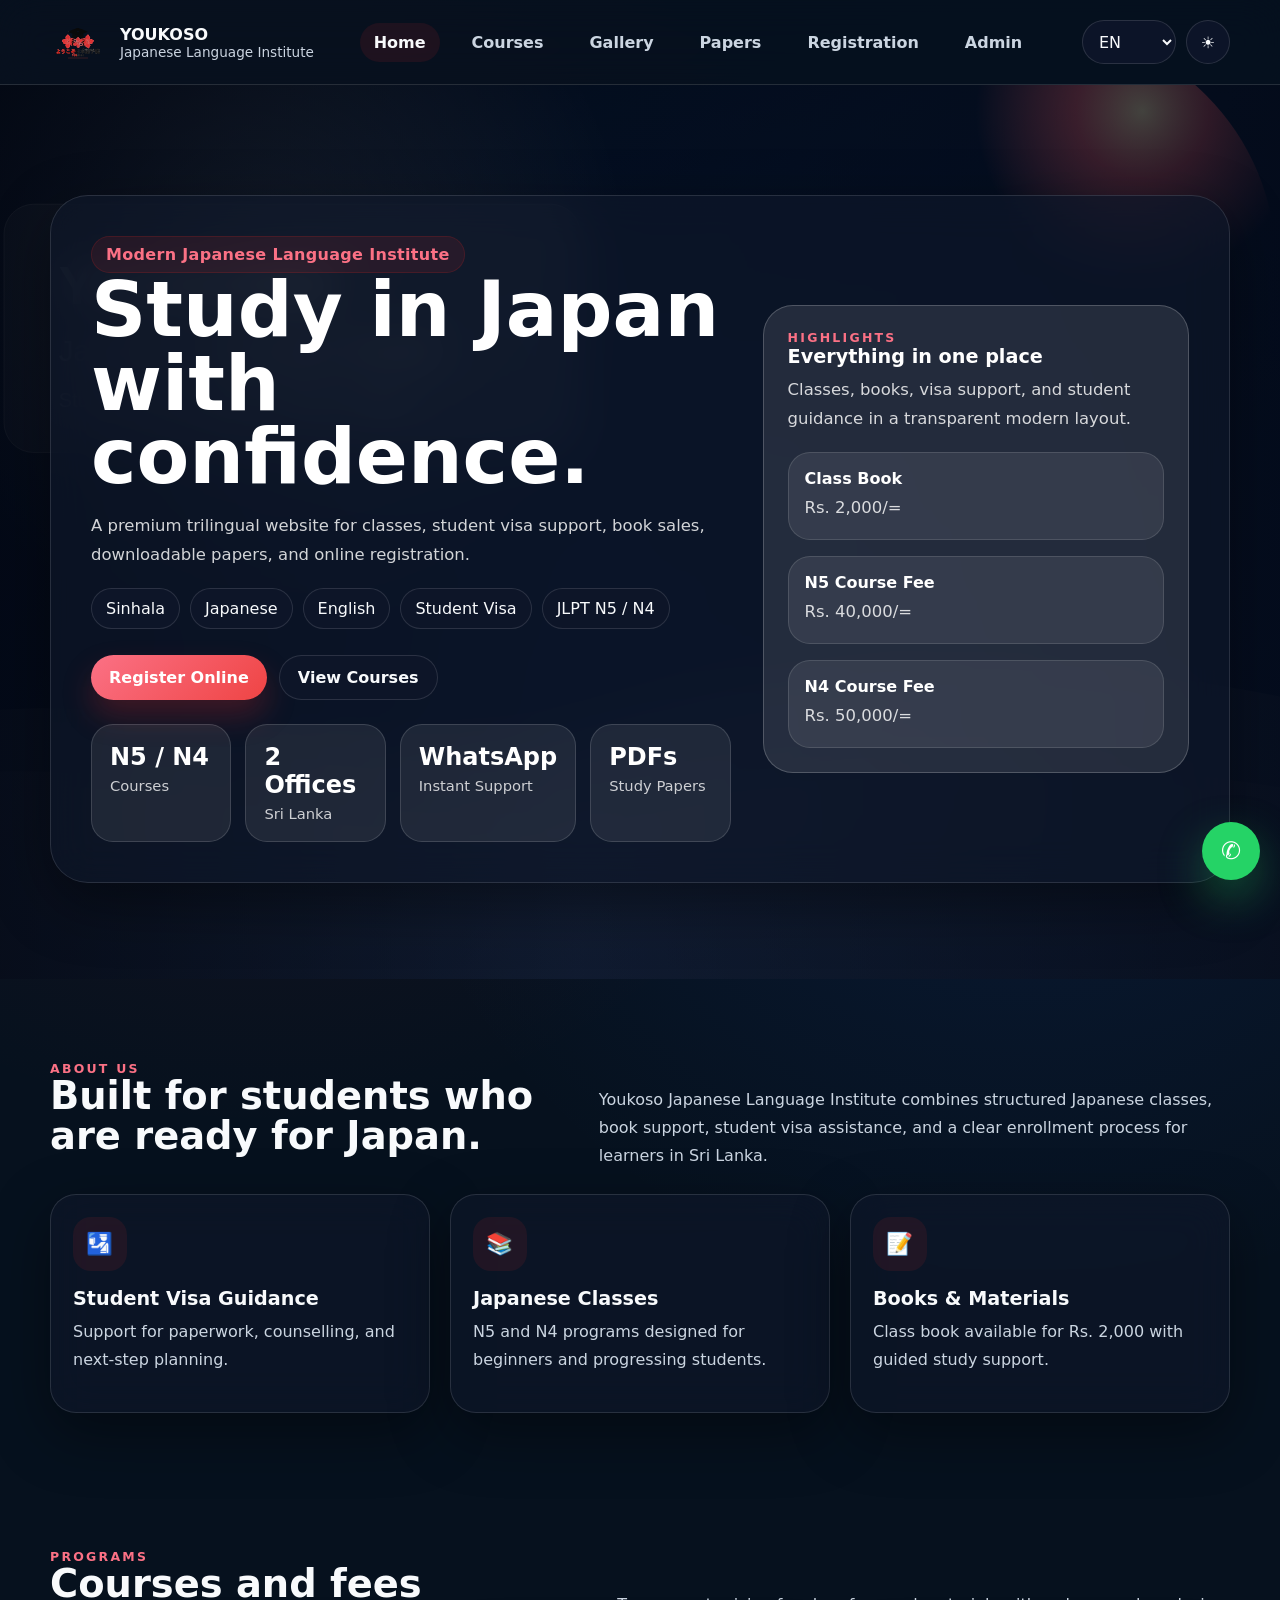
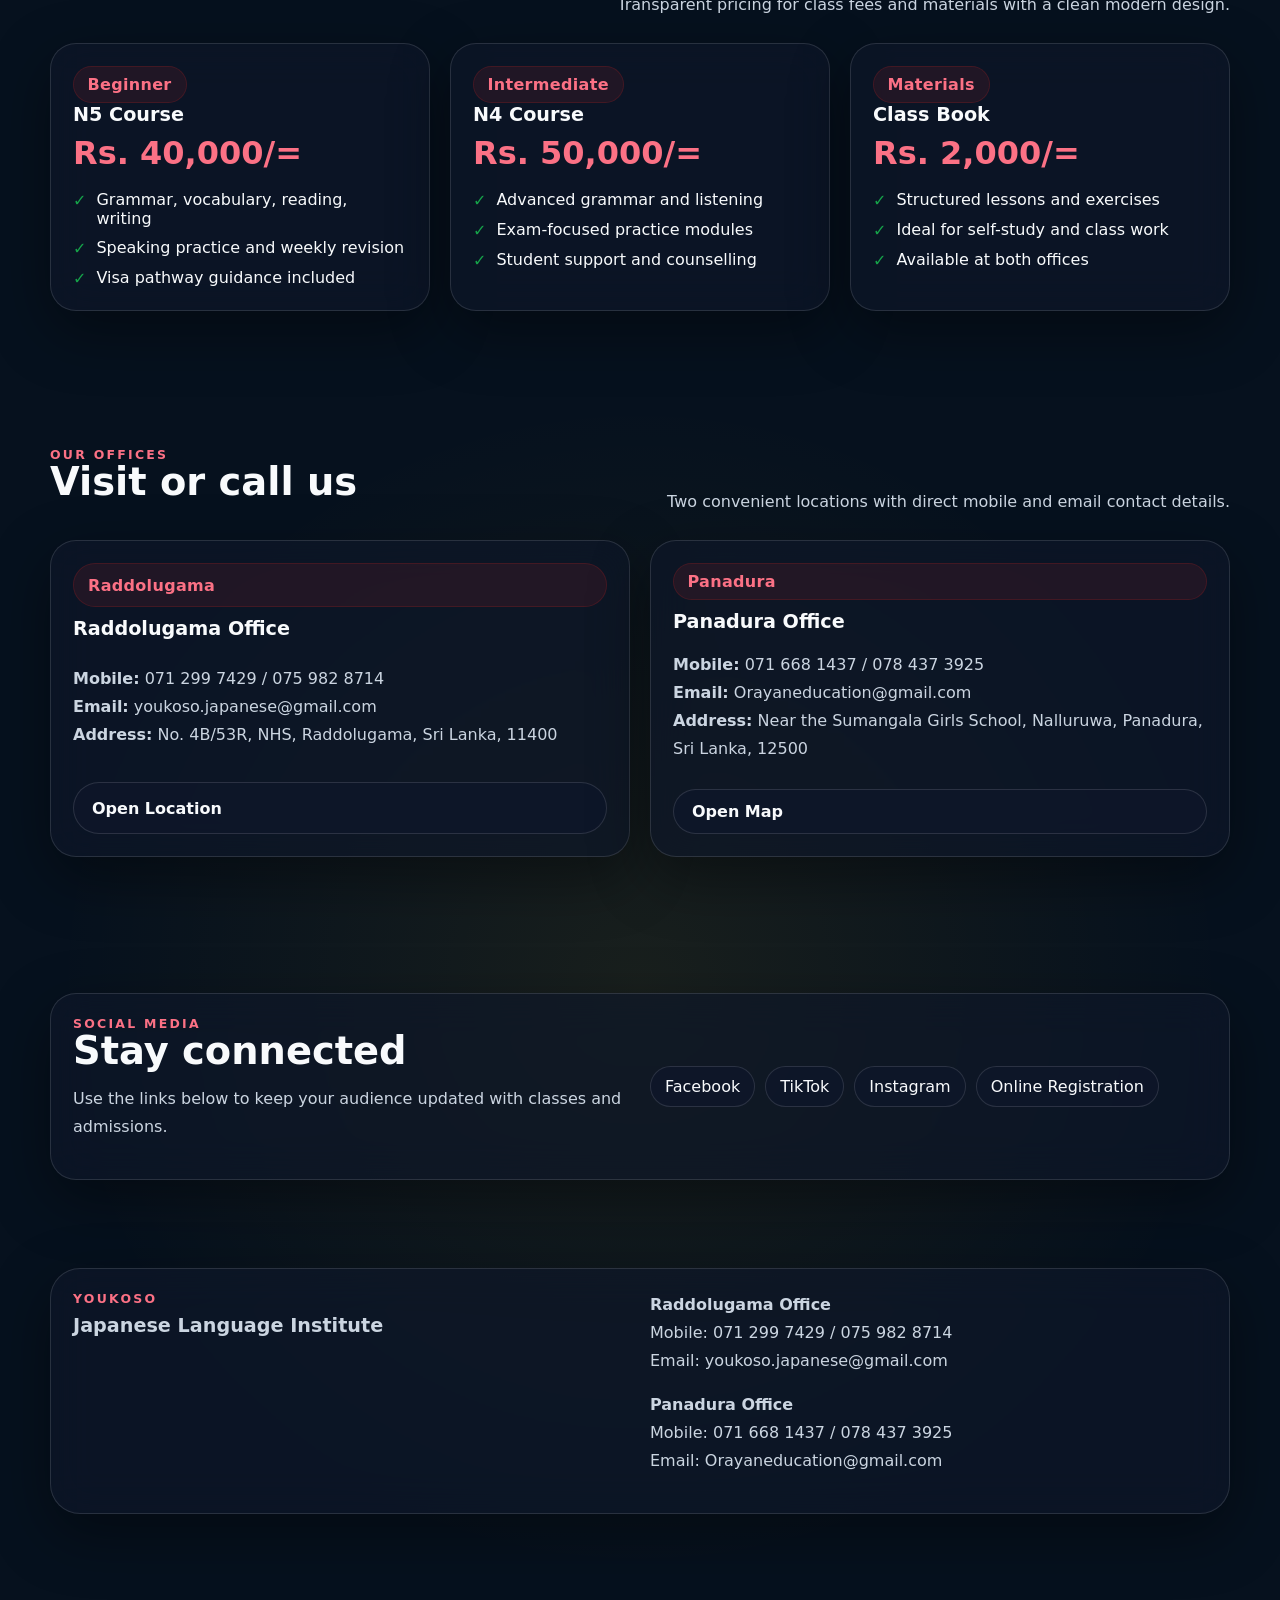
<file: youkoso_japanese_website/index.html>
<!doctype html>
<html lang="en">
<head>
  <meta charset="utf-8">
  <meta name="viewport" content="width=device-width,initial-scale=1">
  <meta name="theme-color" content="#0f172a">
  <title>Youkoso Japanese Language Institute</title>
  <link rel="stylesheet" href="assets/css/style.css">
</head>
<body class="dark" data-page="home">

<header class="topbar">
  <div class="container nav">
    <a class="brand" href="index.html" aria-label="Youkoso home">
      <img src="assets/img/logo-placeholder.svg" alt="Youkoso logo">
      <div>
        <strong>YOUKOSO</strong>
        <span>Japanese Language Institute</span>
      </div>
    </a>
    <button class="icon-btn menu-toggle" id="menuToggle" aria-label="Menu">☰</button>
    <nav class="nav-links" id="navLinks">
      <a href="index.html" data-nav="home" data-i18n="nav_home">Home</a>
      <a href="courses.html" data-nav="courses" data-i18n="nav_courses">Courses</a>
      <a href="gallery.html" data-nav="gallery" data-i18n="nav_gallery">Gallery</a>
      <a href="papers.html" data-nav="papers" data-i18n="nav_papers">Papers</a>
      <a href="registration.html" data-nav="register" data-i18n="nav_register">Registration</a>
      <a href="admin.html" data-nav="admin" data-i18n="nav_admin">Admin</a>
    </nav>
    <div class="nav-actions">
      <select id="langPicker" class="icon-btn" style="width:auto;padding:0 12px;border-radius:999px;">
        <option value="en">EN</option>
        <option value="si">සිං</option>
        <option value="ja">日本語</option>
      </select>
      <button class="icon-btn" id="themeToggle" aria-label="Theme">☾</button>
    </div>
  </div>
</header>
<section class="hero">
  <video autoplay muted loop playsinline poster="assets/img/hero-poster.svg">
    <source src="assets/video/japanese-theme-bg.mp4" type="video/mp4">
  </video>
  <div class="container hero-content">
    <div class="hero-shell">
      <div class="hero-copy" style="padding:40px;">
        <div class="hero-grid">
          <div>
            <div class="badge" data-i18n="hero_kicker">Modern Japanese Language Institute</div>
            <h1 data-i18n="hero_title">Study in Japan with confidence.</h1>
            <p data-i18n="hero_subtitle">A premium trilingual website for classes, student visa support, book sales, downloadable papers, and online registration.</p>
            <div class="hero-badges">
              <span class="tag">Sinhala</span>
              <span class="tag">Japanese</span>
              <span class="tag">English</span>
              <span class="tag">Student Visa</span>
              <span class="tag">JLPT N5 / N4</span>
            </div>
            <div class="hero-actions">
              <a class="button primary" href="registration.html" data-i18n="hero_cta1">Register Online</a>
              <a class="button secondary" href="courses.html" data-i18n="hero_cta2">View Courses</a>
            </div>
            <div class="stats">
              <div class="stat">
                <strong data-i18n="hero_stat1_v">N5 / N4</strong>
                <span data-i18n="hero_stat1_l">Courses</span>
              </div>
              <div class="stat">
                <strong data-i18n="hero_stat2_v">2 Offices</strong>
                <span data-i18n="hero_stat2_l">Sri Lanka</span>
              </div>
              <div class="stat">
                <strong data-i18n="hero_stat3_v">WhatsApp</strong>
                <span data-i18n="hero_stat3_l">Instant Support</span>
              </div>
              <div class="stat">
                <strong data-i18n="hero_stat4_v">PDFs</strong>
                <span data-i18n="hero_stat4_l">Study Papers</span>
              </div>
            </div>
          </div>
          <div class="hero-card">
            <div class="kicker">Highlights</div>
            <h3 data-i18n="hero_card_title">Everything in one place</h3>
            <p data-i18n="hero_card_sub">Classes, books, visa support, and student guidance in a transparent modern layout.</p>
            <div class="hero-tiles">
              <div class="tile">
                <strong>Class Book</strong>
                <p style="margin:6px 0 0;">Rs. 2,000/=</p>
              </div>
              <div class="tile">
                <strong>N5 Course Fee</strong>
                <p style="margin:6px 0 0;">Rs. 40,000/=</p>
              </div>
              <div class="tile">
                <strong>N4 Course Fee</strong>
                <p style="margin:6px 0 0;">Rs. 50,000/=</p>
              </div>
            </div>
          </div>
        </div>
      </div>
    </div>
  </div>
</section>

<section class="section">
  <div class="container">
    <div class="section-title">
      <div>
        <div class="kicker" data-i18n="section_about_k">About Us</div>
        <h2 data-i18n="section_about_t">Built for students who are ready for Japan.</h2>
      </div>
      <p data-i18n="section_about_p">Youkoso Japanese Language Institute combines structured Japanese classes, book support, student visa assistance, and a clear enrollment process for learners in Sri Lanka.</p>
    </div>
    <div class="grid cols-3">
      <div class="card">
        <div class="feature-icon">🛂</div>
        <h3 data-i18n="feature1_t">Student Visa Guidance</h3>
        <p data-i18n="feature1_p">Support for paperwork, counselling, and next-step planning.</p>
      </div>
      <div class="card">
        <div class="feature-icon">📚</div>
        <h3 data-i18n="feature2_t">Japanese Classes</h3>
        <p data-i18n="feature2_p">N5 and N4 programs designed for beginners and progressing students.</p>
      </div>
      <div class="card">
        <div class="feature-icon">📝</div>
        <h3 data-i18n="feature3_t">Books & Materials</h3>
        <p data-i18n="feature3_p">Class book available for Rs. 2,000 with guided study support.</p>
      </div>
    </div>
  </div>
</section>

<section class="section tight">
  <div class="container">
    <div class="section-title">
      <div>
        <div class="kicker">Programs</div>
        <h2>Courses and fees</h2>
      </div>
      <p>Transparent pricing for class fees and materials with a clean modern design.</p>
    </div>
    <div class="grid cols-3">
      <div class="card">
        <div class="badge">Beginner</div>
        <h3>N5 Course</h3>
        <div class="price">Rs. 40,000/=</div>
        <ul class="list">
          <li>Grammar, vocabulary, reading, writing</li>
          <li>Speaking practice and weekly revision</li>
          <li>Visa pathway guidance included</li>
        </ul>
      </div>
      <div class="card">
        <div class="badge">Intermediate</div>
        <h3>N4 Course</h3>
        <div class="price">Rs. 50,000/=</div>
        <ul class="list">
          <li>Advanced grammar and listening</li>
          <li>Exam-focused practice modules</li>
          <li>Student support and counselling</li>
        </ul>
      </div>
      <div class="card">
        <div class="badge">Materials</div>
        <h3>Class Book</h3>
        <div class="price">Rs. 2,000/=</div>
        <ul class="list">
          <li>Structured lessons and exercises</li>
          <li>Ideal for self-study and class work</li>
          <li>Available at both offices</li>
        </ul>
      </div>
    </div>
  </div>
</section>

<section class="section">
  <div class="container">
    <div class="section-title">
      <div>
        <div class="kicker" data-i18n="office_title">Our Offices</div>
        <h2>Visit or call us</h2>
      </div>
      <p>Two convenient locations with direct mobile and email contact details.</p>
    </div>
    <div class="grid cols-2">
      <div class="card office">
        <div class="badge">Raddolugama</div>
        <h3>Raddolugama Office</h3>
        <p><strong>Mobile:</strong> 071 299 7429 / 075 982 8714<br><strong>Email:</strong> youkoso.japanese@gmail.com<br><strong>Address:</strong> No. 4B/53R, NHS, Raddolugama, Sri Lanka, 11400</p>
        <a class="button secondary" href="https://maps.app.goo.gl/Yg8WSuSAfGSwzE2Z8" target="_blank" rel="noopener">Open Location</a>
      </div>
      <div class="card office">
        <div class="badge">Panadura</div>
        <h3>Panadura Office</h3>
        <p><strong>Mobile:</strong> 071 668 1437 / 078 437 3925<br><strong>Email:</strong> Orayaneducation@gmail.com<br><strong>Address:</strong> Near the Sumangala Girls School, Nalluruwa, Panadura, Sri Lanka, 12500</p>
        <a class="button secondary" href="https://maps.app.goo.gl/T2FZ7kBbj8MLXUzt5" target="_blank" rel="noopener">Open Map</a>
      </div>
    </div>
  </div>
</section>

<section class="section tight">
  <div class="container">
    <div class="card">
      <div class="grid cols-2" style="align-items:center;">
        <div>
          <div class="kicker">Social Media</div>
          <h2>Stay connected</h2>
          <p>Use the links below to keep your audience updated with classes and admissions.</p>
        </div>
        <div class="social-links">
          <a href="https://web.facebook.com/profile.php?id=61586214173883" target="_blank" rel="noopener">Facebook</a>
          <a href="https://www.tiktok.com/@youkoso.japaneselanguage?is_from_webapp=1&sender_device=pc" target="_blank" rel="noopener">TikTok</a>
          <a href="https://www.instagram.com/youkoso.japanese?igsh=eGxuYTF6Z2pjYWdw&utm_source=qr" target="_blank" rel="noopener">Instagram</a>
          <a href="registration.html">Online Registration</a>
        </div>
      </div>
    </div>
  </div>
</section>

<footer class="footer">
  <div class="container">
    <div class="panel">
      <div class="grid cols-2" style="align-items:start;">
        <div>
          <div class="kicker">Youkoso</div>
          <h3 style="margin-top:8px;">Japanese Language Institute</h3>
          </div>
        <div>
          <p><strong>Raddolugama Office</strong><br>Mobile: 071 299 7429 / 075 982 8714<br>Email: youkoso.japanese@gmail.com</p>
          <p><strong>Panadura Office</strong><br>Mobile: 071 668 1437 / 078 437 3925<br>Email: Orayaneducation@gmail.com</p>
        </div>
      </div>
    </div>
  </div>
</footer>
<a class="floating-wa" href="https://wa.me/94712997429?text=Hello%20Youkoso%20Japanese%20Language%20Institute%2C%20I%20want%20to%20know%20about%20the%20classes%20and%20student%20visa." target="_blank" rel="noopener" aria-label="WhatsApp">✆</a>
<div id="toast" class="toast"></div>
<script src="assets/js/main.js"></script>

</body>
</html>
</file>
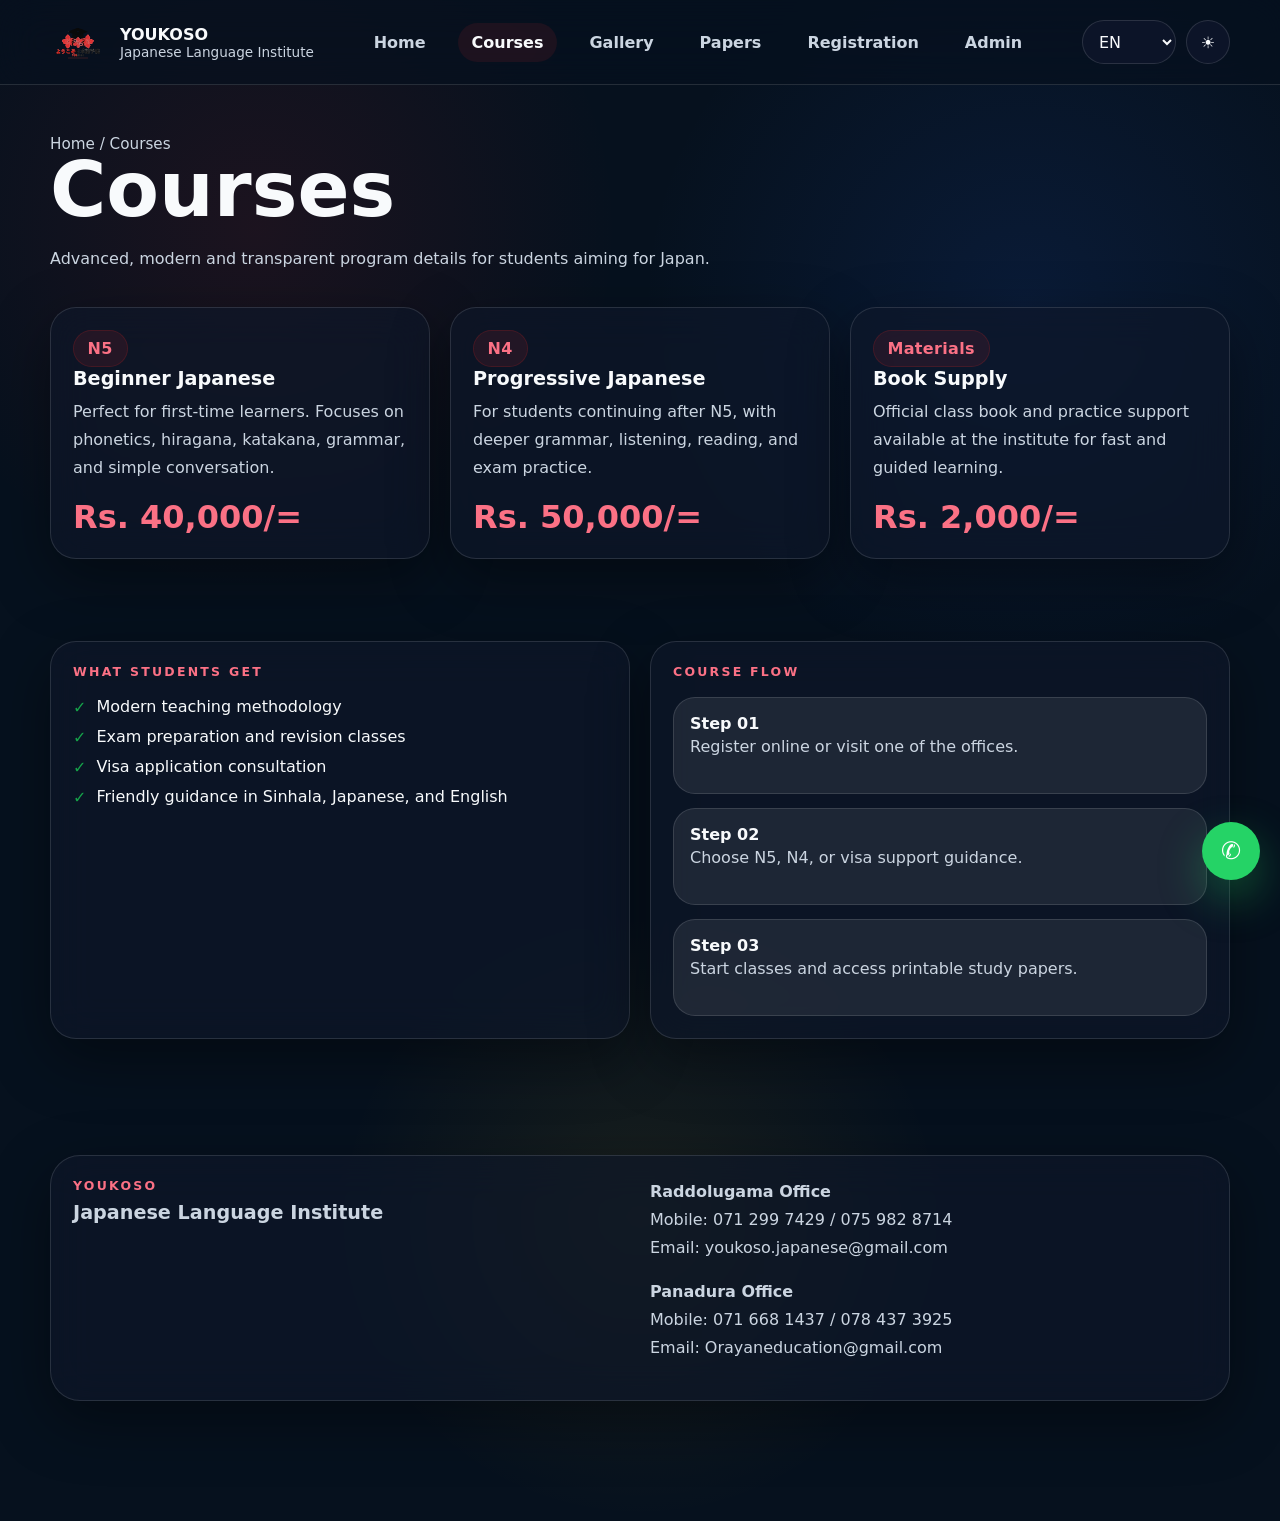
<file: youkoso_japanese_website/courses.html>
<!doctype html>
<html lang="en">
<head>
  <meta charset="utf-8">
  <meta name="viewport" content="width=device-width,initial-scale=1">
  <meta name="theme-color" content="#0f172a">
  <title>Courses - Youkoso Japanese Language Institute</title>
  <link rel="stylesheet" href="assets/css/style.css">
</head>
<body class="dark" data-page="courses">

<header class="topbar">
  <div class="container nav">
    <a class="brand" href="index.html" aria-label="Youkoso home">
      <img src="assets/img/logo-placeholder.svg" alt="Youkoso logo">
      <div>
        <strong>YOUKOSO</strong>
        <span>Japanese Language Institute</span>
      </div>
    </a>
    <button class="icon-btn menu-toggle" id="menuToggle" aria-label="Menu">☰</button>
    <nav class="nav-links" id="navLinks">
      <a href="index.html" data-nav="home" data-i18n="nav_home">Home</a>
      <a href="courses.html" data-nav="courses" data-i18n="nav_courses">Courses</a>
      <a href="gallery.html" data-nav="gallery" data-i18n="nav_gallery">Gallery</a>
      <a href="papers.html" data-nav="papers" data-i18n="nav_papers">Papers</a>
      <a href="registration.html" data-nav="register" data-i18n="nav_register">Registration</a>
      <a href="admin.html" data-nav="admin" data-i18n="nav_admin">Admin</a>
    </nav>
    <div class="nav-actions">
      <select id="langPicker" class="icon-btn" style="width:auto;padding:0 12px;border-radius:999px;">
        <option value="en">EN</option>
        <option value="si">සිං</option>
        <option value="ja">日本語</option>
      </select>
      <button class="icon-btn" id="themeToggle" aria-label="Theme">☾</button>
    </div>
  </div>
</header>
<div class="container">
  <div class="page-header">
    <div class="crumb">Home / Courses</div>
    <h1>Courses</h1>
    <p>Advanced, modern and transparent program details for students aiming for Japan.</p>
  </div>

  <div class="grid cols-3">
    <div class="card">
      <div class="badge">N5</div>
      <h3>Beginner Japanese</h3>
      <p>Perfect for first-time learners. Focuses on phonetics, hiragana, katakana, grammar, and simple conversation.</p>
      <div class="price">Rs. 40,000/=</div>
    </div>
    <div class="card">
      <div class="badge">N4</div>
      <h3>Progressive Japanese</h3>
      <p>For students continuing after N5, with deeper grammar, listening, reading, and exam practice.</p>
      <div class="price">Rs. 50,000/=</div>
    </div>
    <div class="card">
      <div class="badge">Materials</div>
      <h3>Book Supply</h3>
      <p>Official class book and practice support available at the institute for fast and guided learning.</p>
      <div class="price">Rs. 2,000/=</div>
    </div>
  </div>

  <div class="section">
    <div class="grid cols-2">
      <div class="card">
        <div class="kicker">What students get</div>
        <ul class="list">
          <li>Modern teaching methodology</li>
          <li>Exam preparation and revision classes</li>
          <li>Visa application consultation</li>
          <li>Friendly guidance in Sinhala, Japanese, and English</li>
        </ul>
      </div>
      <div class="card">
        <div class="kicker">Course flow</div>
        <div class="list" style="gap:14px;">
          <div class="tile"><strong>Step 01</strong><p>Register online or visit one of the offices.</p></div>
          <div class="tile"><strong>Step 02</strong><p>Choose N5, N4, or visa support guidance.</p></div>
          <div class="tile"><strong>Step 03</strong><p>Start classes and access printable study papers.</p></div>
        </div>
      </div>
    </div>
  </div>
</div>

<footer class="footer">
  <div class="container">
    <div class="panel">
      <div class="grid cols-2" style="align-items:start;">
        <div>
          <div class="kicker">Youkoso</div>
          <h3 style="margin-top:8px;">Japanese Language Institute</h3>
          </div>
        <div>
          <p><strong>Raddolugama Office</strong><br>Mobile: 071 299 7429 / 075 982 8714<br>Email: youkoso.japanese@gmail.com</p>
          <p><strong>Panadura Office</strong><br>Mobile: 071 668 1437 / 078 437 3925<br>Email: Orayaneducation@gmail.com</p>
        </div>
      </div>
    </div>
  </div>
</footer>
<a class="floating-wa" href="https://wa.me/94712997429?text=Hello%20Youkoso%20Japanese%20Language%20Institute%2C%20I%20want%20to%20know%20about%20the%20classes%20and%20student%20visa." target="_blank" rel="noopener" aria-label="WhatsApp">✆</a>
<div id="toast" class="toast"></div>
<script src="assets/js/main.js"></script>

</body>
</html>
</file>
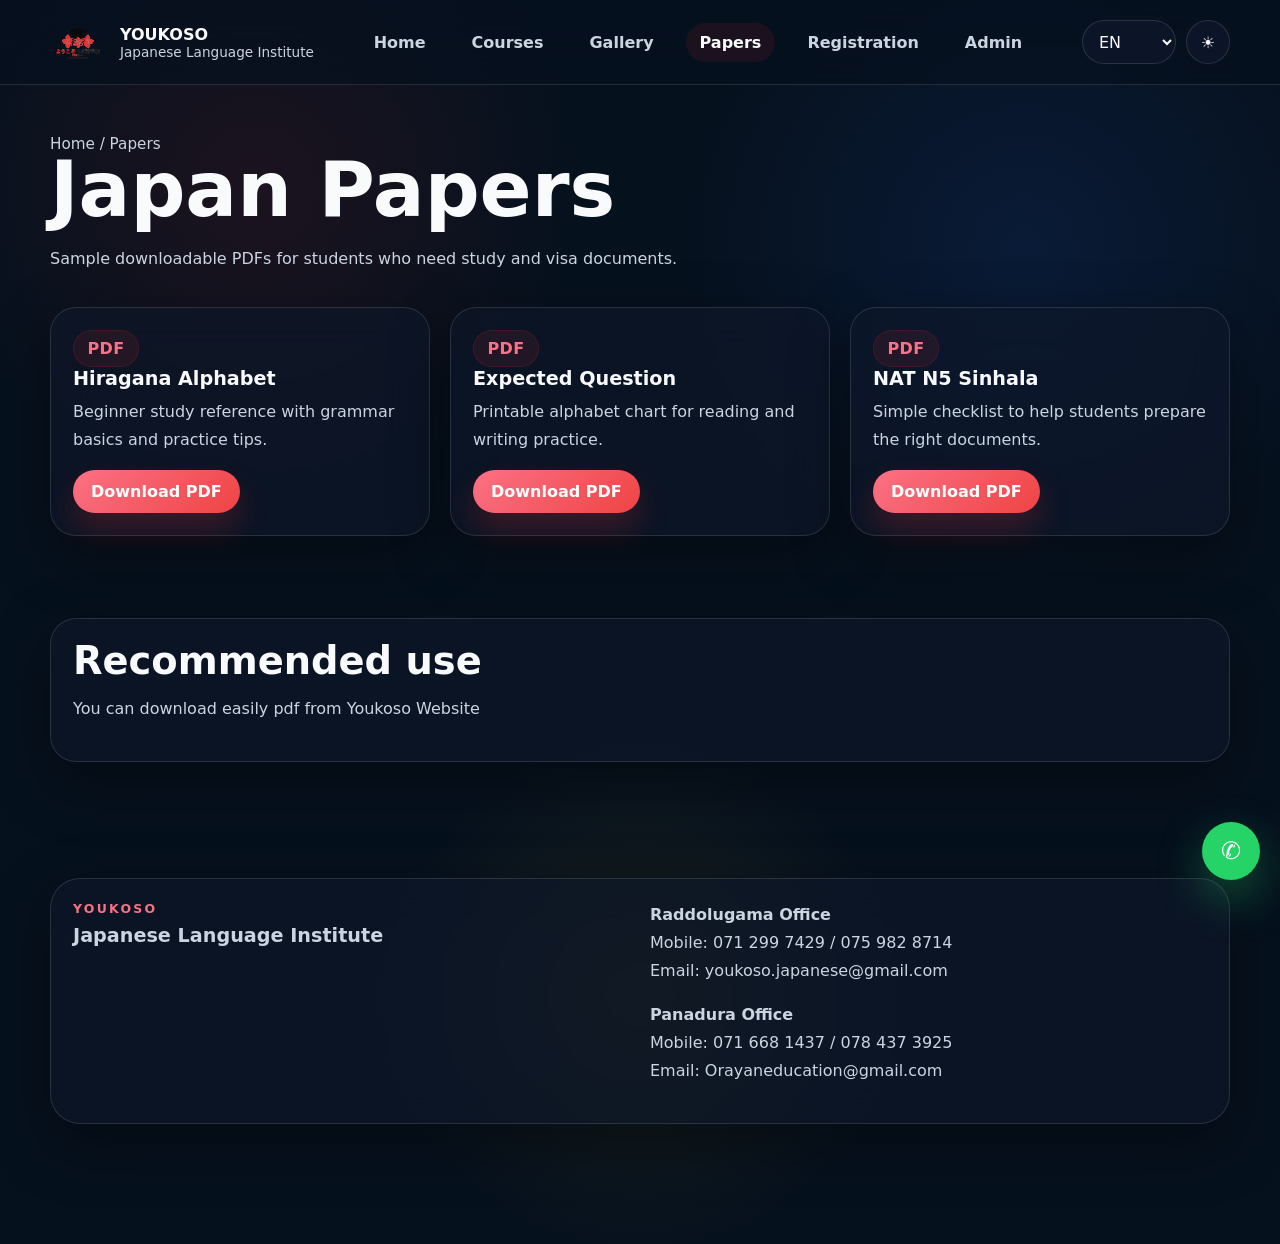
<file: youkoso_japanese_website/papers.html>
<!doctype html>
<html lang="en">
<head>
  <meta charset="utf-8">
  <meta name="viewport" content="width=device-width,initial-scale=1">
  <meta name="theme-color" content="#0f172a">
  <title>Papers - Youkoso Japanese Language Institute</title>
  <link rel="stylesheet" href="assets/css/style.css">
</head>
<body class="dark" data-page="papers">

<header class="topbar">
  <div class="container nav">
    <a class="brand" href="index.html" aria-label="Youkoso home">
      <img src="assets/img/logo-placeholder.svg" alt="Youkoso logo">
      <div>
        <strong>YOUKOSO</strong>
        <span>Japanese Language Institute</span>
      </div>
    </a>
    <button class="icon-btn menu-toggle" id="menuToggle" aria-label="Menu">☰</button>
    <nav class="nav-links" id="navLinks">
      <a href="index.html" data-nav="home" data-i18n="nav_home">Home</a>
      <a href="courses.html" data-nav="courses" data-i18n="nav_courses">Courses</a>
      <a href="gallery.html" data-nav="gallery" data-i18n="nav_gallery">Gallery</a>
      <a href="papers.html" data-nav="papers" data-i18n="nav_papers">Papers</a>
      <a href="registration.html" data-nav="register" data-i18n="nav_register">Registration</a>
      <a href="admin.html" data-nav="admin" data-i18n="nav_admin">Admin</a>
    </nav>
    <div class="nav-actions">
      <select id="langPicker" class="icon-btn" style="width:auto;padding:0 12px;border-radius:999px;">
        <option value="en">EN</option>
        <option value="si">සිං</option>
        <option value="ja">日本語</option>
      </select>
      <button class="icon-btn" id="themeToggle" aria-label="Theme">☾</button>
    </div>
  </div>
</header>
<div class="container">
  <div class="page-header">
    <div class="crumb">Home / Papers</div>
    <h1>Japan Papers</h1>
    <p>Sample downloadable PDFs for students who need study and visa documents.</p>
  </div>

  <div class="grid cols-3">
    <div class="card">
      <div class="badge">PDF</div>
      <h3>Hiragana Alphabet</h3>
      <p>Beginner study reference with grammar basics and practice tips.</p>
      <a class="button primary" href="assets/papers/Hiragana Alphabet.pdf" download>Download PDF</a>
    </div>
    <div class="card">
      <div class="badge">PDF</div>
      <h3>Expected Question</h3>
      <p>Printable alphabet chart for reading and writing practice.</p>
      <a class="button primary" href="assets/papers/expected question.pdf" download>Download PDF</a>
    </div>
    <div class="card">
      <div class="badge">PDF</div>
      <h3>NAT N5 Sinhala</h3>
      <p>Simple checklist to help students prepare the right documents.</p>
      <a class="button primary" href="assets/papers/nat n5 sinhala.pdf" download>Download PDF</a>
    </div>
  </div>

  <div class="section">
    <div class="card">
      <h2>Recommended use</h2>
      <p>You can download easily pdf from Youkoso Website</p>
    </div>
  </div>
</div>

<footer class="footer">
  <div class="container">
    <div class="panel">
      <div class="grid cols-2" style="align-items:start;">
        <div>
          <div class="kicker">Youkoso</div>
          <h3 style="margin-top:8px;">Japanese Language Institute</h3>
         </div>
        <div>
          <p><strong>Raddolugama Office</strong><br>Mobile: 071 299 7429 / 075 982 8714<br>Email: youkoso.japanese@gmail.com</p>
          <p><strong>Panadura Office</strong><br>Mobile: 071 668 1437 / 078 437 3925<br>Email: Orayaneducation@gmail.com</p>
        </div>
      </div>
    </div>
  </div>
</footer>
<a class="floating-wa" href="https://wa.me/94712997429?text=Hello%20Youkoso%20Japanese%20Language%20Institute%2C%20I%20want%20to%20know%20about%20the%20classes%20and%20student%20visa." target="_blank" rel="noopener" aria-label="WhatsApp">✆</a>
<div id="toast" class="toast"></div>
<script src="assets/js/main.js"></script>

</body>
</html>
</file>
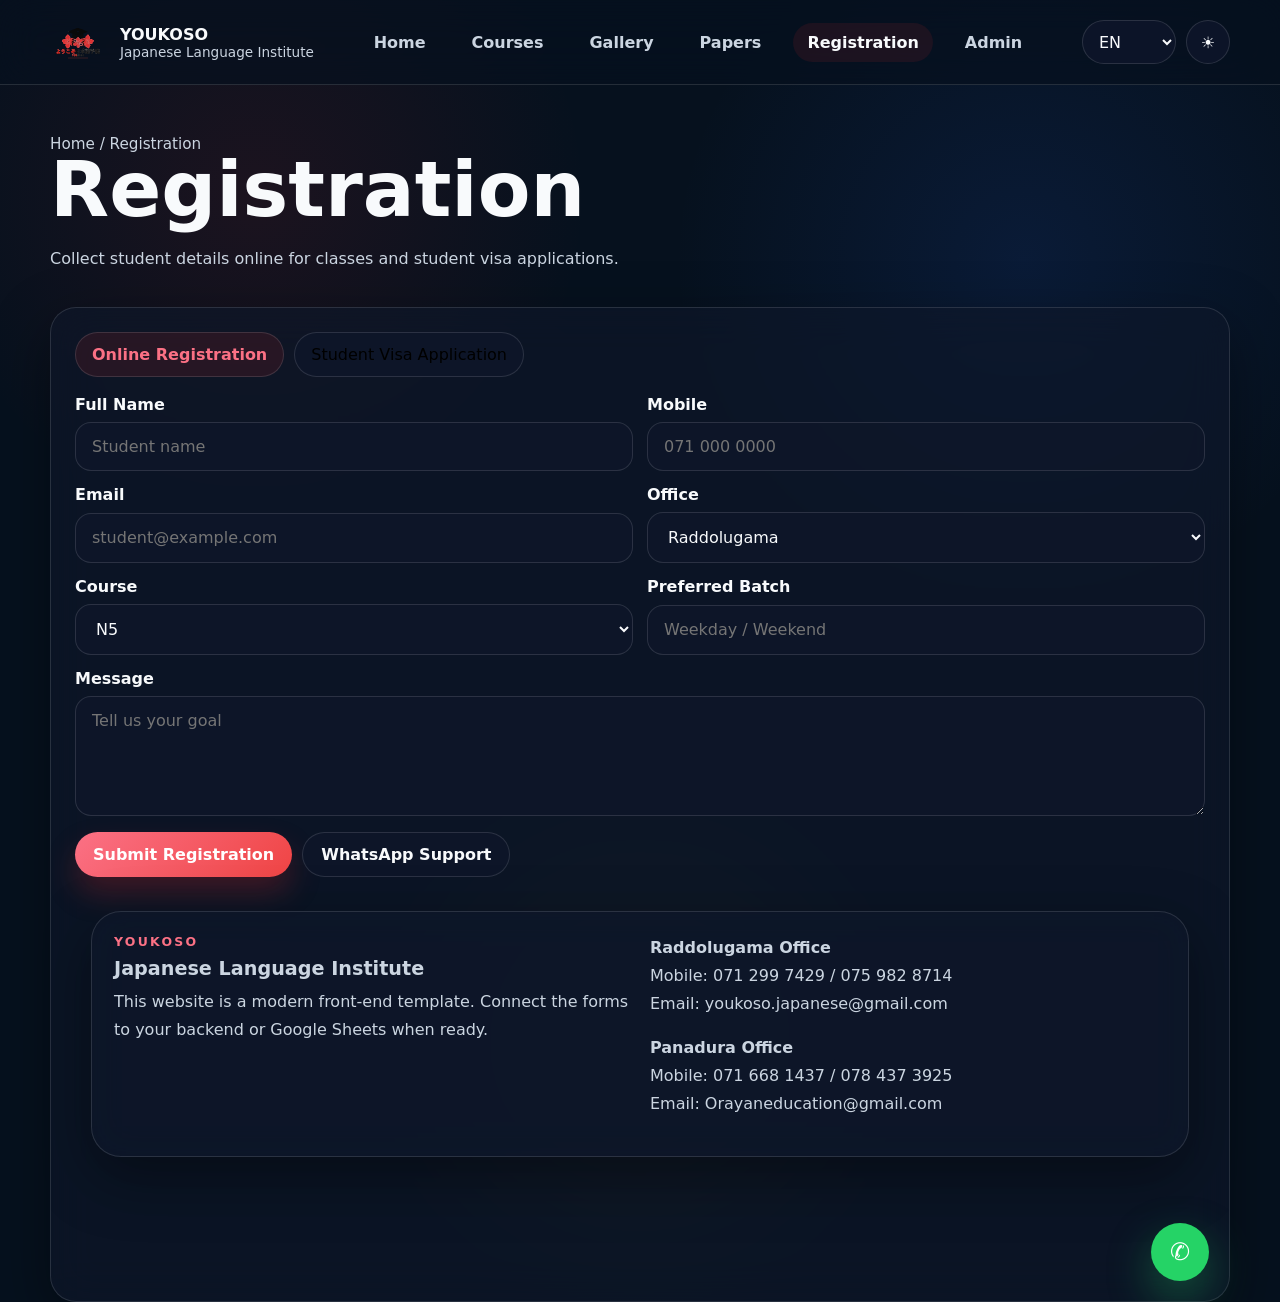
<file: youkoso_japanese_website/registration.html>
<!doctype html>
<html lang="en">
<head>
  <meta charset="utf-8">
  <meta name="viewport" content="width=device-width,initial-scale=1">
  <meta name="theme-color" content="#0f172a">
  <title>Registration - Youkoso Japanese Language Institute</title>
  <link rel="stylesheet" href="assets/css/style.css">
</head>
<body class="dark" data-page="register">

<header class="topbar">
  <div class="container nav">
    <a class="brand" href="index.html" aria-label="Youkoso home">
      <img src="assets/img/logo-placeholder.svg" alt="Youkoso logo">
      <div>
        <strong>YOUKOSO</strong>
        <span>Japanese Language Institute</span>
      </div>
    </a>
    <button class="icon-btn menu-toggle" id="menuToggle" aria-label="Menu">☰</button>
    <nav class="nav-links" id="navLinks">
      <a href="index.html" data-nav="home" data-i18n="nav_home">Home</a>
      <a href="courses.html" data-nav="courses" data-i18n="nav_courses">Courses</a>
      <a href="gallery.html" data-nav="gallery" data-i18n="nav_gallery">Gallery</a>
      <a href="papers.html" data-nav="papers" data-i18n="nav_papers">Papers</a>
      <a href="registration.html" data-nav="register" data-i18n="nav_register">Registration</a>
      <a href="admin.html" data-nav="admin" data-i18n="nav_admin">Admin</a>
    </nav>
    <div class="nav-actions">
      <select id="langPicker" class="icon-btn" style="width:auto;padding:0 12px;border-radius:999px;">
        <option value="en">EN</option>
        <option value="si">සිං</option>
        <option value="ja">日本語</option>
      </select>
      <button class="icon-btn" id="themeToggle" aria-label="Theme">☾</button>
    </div>
  </div>
</header>
<div class="container">
  <div class="page-header">
    <div class="crumb">Home / Registration</div>
    <h1>Registration</h1>
    <p>Collect student details online for classes and student visa applications.</p>
  </div>

  <div class="form-shell">
    <div class="tabs">
      <button class="tab active" data-target="panelRegistration" type="button" data-i18n="reg_title">Online Registration</button>
      <button class="tab" data-target="panelVisa" type="button" data-i18n="visa_title">Student Visa Application</button>
    </div>

    <div id="panelRegistration" class="tab-panel">
      <form data-store="registration">
        <div class="form-grid">
          <div class="field"><label>Full Name</label><input name="fullName" required placeholder="Student name"></div>
          <div class="field"><label>Mobile</label><input name="phone" required placeholder="071 000 0000"></div>
          <div class="field"><label>Email</label><input name="email" type="email" placeholder="student@example.com"></div>
          <div class="field"><label>Office</label>
            <select name="office">
              <option>Raddolugama</option>
              <option>Panadura</option>
            </select>
          </div>
          <div class="field"><label>Course</label>
            <select name="course">
              <option>N5</option>
              <option>N4</option>
              <option>Student Visa Support</option>
            </select>
          </div>
          <div class="field"><label>Preferred Batch</label><input name="batch" placeholder="Weekday / Weekend"></div>
        </div>
        <div class="field" style="margin-top:14px;"><label>Message</label><textarea name="message" placeholder="Tell us your goal"></textarea></div>
        <div style="display:flex;gap:10px;flex-wrap:wrap;margin-top:16px;">
          <button class="button primary" type="submit">Submit Registration</button>
          <a class="button secondary" href="https://wa.me/94712997429" target="_blank" rel="noopener">WhatsApp Support</a>
        </div>
      </form>
    </div>

    <div id="panelVisa" class="tab-panel" hidden>
      <form data-store="visa">
        <div class="form-grid">
          <div class="field"><label>Applicant Name</label><input name="name" required></div>
          <div class="field"><label>Passport No.</label><input name="passport" required></div>
          <div class="field"><label>Country of Interest</label><input name="country" value="Japan"></div>
          <div class="field"><label>Office</label>
            <select name="office">
              <option>Raddolugama</option>
              <option>Panadura</option>
            </select>
          </div>
          <div class="field"><label>Phone</label><input name="mobile" required></div>
          <div class="field"><label>Guardian Phone</label><input name="guardianPhone"></div>
        </div>
        <div class="field" style="margin-top:14px;"><label>Documents / Notes</label><textarea name="notes" placeholder="Mention documents you already have"></textarea></div>
        <div style="display:flex;gap:10px;flex-wrap:wrap;margin-top:16px;">
          <button class="button primary" type="submit">Submit Visa Application</button>
          <a class="button secondary" href="assets/papers/student-visa-checklist.pdf" download>Download Checklist</a>
        </div>
      </form>
    </div>

    <footer class="footer">
  <div class="container">
    <div class="panel">
      <div class="grid cols-2" style="align-items:start;">
        <div>
          <div class="kicker">Youkoso</div>
          <h3 style="margin-top:8px;">Japanese Language Institute</h3>
          <p data-i18n="footer_note">This website is a modern front-end template. Connect the forms to your backend or Google Sheets when ready.</p>
        </div>
        <div>
          <p><strong>Raddolugama Office</strong><br>Mobile: 071 299 7429 / 075 982 8714<br>Email: youkoso.japanese@gmail.com</p>
          <p><strong>Panadura Office</strong><br>Mobile: 071 668 1437 / 078 437 3925<br>Email: Orayaneducation@gmail.com</p>
        </div>
      </div>
    </div>
  </div>
</footer>
<a class="floating-wa" href="https://wa.me/94712997429?text=Hello%20Youkoso%20Japanese%20Language%20Institute%2C%20I%20want%20to%20know%20about%20the%20classes%20and%20student%20visa." target="_blank" rel="noopener" aria-label="WhatsApp">✆</a>
<div id="toast" class="toast"></div>
<script src="assets/js/main.js"></script>

</body>
</html>
</file>
<file: youkoso_japanese_website/assets/css/style.css>
:root {
  --bg: #f6f8fc;
  --bg-2: rgba(255,255,255,0.62);
  --surface: rgba(255,255,255,0.78);
  --surface-strong: rgba(255,255,255,0.92);
  --text: #0f172a;
  --muted: #475569;
  --border: rgba(15, 23, 42, 0.10);
  --shadow: 0 18px 50px rgba(15, 23, 42, 0.12);
  --primary: #dc2626;
  --primary-2: #0f172a;
  --accent: #2563eb;
  --success: #16a34a;
  --radius: 26px;
  --radius-sm: 18px;
}

body.dark {
  --bg: #06111e;
  --bg-2: rgba(3, 7, 18, 0.42);
  --surface: rgba(15, 23, 42, 0.66);
  --surface-strong: rgba(15, 23, 42, 0.86);
  --text: #f8fafc;
  --muted: #cbd5e1;
  --border: rgba(255,255,255,0.12);
  --shadow: 0 20px 60px rgba(0,0,0,0.40);
  --primary: #fb7185;
  --primary-2: #f8fafc;
  --accent: #7dd3fc;
}

* { box-sizing: border-box; }
html { scroll-behavior: smooth; }
body {
  margin: 0;
  font-family: Inter, ui-sans-serif, system-ui, -apple-system, Segoe UI, Roboto, Helvetica, Arial, sans-serif;
  background:
    radial-gradient(circle at 20% 15%, rgba(220, 38, 38, 0.10), transparent 22%),
    radial-gradient(circle at 80% 20%, rgba(37, 99, 235, 0.12), transparent 24%),
    radial-gradient(circle at 50% 80%, rgba(250, 204, 21, 0.08), transparent 22%),
    var(--bg);
  color: var(--text);
  min-height: 100vh;
  transition: background .3s ease, color .3s ease;
}

a { color: inherit; text-decoration: none; }
img, video { max-width: 100%; display: block; }
button, input, select, textarea { font: inherit; }
.container { width: min(1180px, calc(100% - 32px)); margin: 0 auto; }
.section { padding: 82px 0; position: relative; }
.section.tight { padding: 54px 0; }
.grid { display: grid; gap: 20px; }
.card, .panel, .hero-shell, .form-shell {
  background: var(--surface);
  border: 1px solid var(--border);
  box-shadow: var(--shadow);
  backdrop-filter: blur(20px);
  -webkit-backdrop-filter: blur(20px);
}
.card, .panel, .form-shell { border-radius: var(--radius); }
.card {
  padding: 22px;
  transition: transform .25s ease, border-color .25s ease, background .25s ease;
}
.card:hover { transform: translateY(-4px); border-color: rgba(220,38,38,0.25); }
.badge {
  display: inline-flex; align-items: center; gap: 8px;
  padding: 8px 14px; border-radius: 999px;
  background: rgba(220, 38, 38, 0.10);
  color: var(--primary);
  border: 1px solid rgba(220,38,38,0.18);
  font-weight: 700; letter-spacing: .02em;
}
.kicker { color: var(--primary); font-weight: 800; letter-spacing: .18em; text-transform: uppercase; font-size: .78rem; }
h1,h2,h3,p { margin-top: 0; }
h1 { font-size: clamp(2.4rem, 6vw, 5.4rem); line-height: .96; margin-bottom: 18px; }
h2 { font-size: clamp(1.8rem, 3vw, 3.05rem); line-height: 1.05; margin-bottom: 14px; }
h3 { font-size: 1.2rem; margin-bottom: 8px; }
p { color: var(--muted); line-height: 1.75; }
small { color: var(--muted); }

.topbar {
  position: sticky; top: 0; z-index: 60;
  background: color-mix(in srgb, var(--bg) 70%, transparent);
  backdrop-filter: blur(20px);
  border-bottom: 1px solid var(--border);
}
.nav {
  display: flex; align-items: center; justify-content: space-between;
  gap: 16px; padding: 14px 0;
}
.brand { display: flex; align-items: center; gap: 14px; min-width: 0; }
.brand img { width: 56px; height: 56px; object-fit: contain; border-radius: 16px; }
.brand strong { display: block; font-size: 1rem; }
.brand span { display: block; color: var(--muted); font-size: .85rem; }
.nav-links {
  display: flex; align-items: center; gap: 18px; flex-wrap: wrap;
}
.nav-links a {
  color: var(--muted);
  font-weight: 650;
  padding: 10px 14px;
  border-radius: 999px;
  transition: .2s ease;
}
.nav-links a:hover, .nav-links a.active {
  color: var(--text);
  background: rgba(220,38,38,0.10);
}
.nav-actions { display: flex; align-items: center; gap: 10px; }
.icon-btn, .pill-btn, .button {
  border: 0;
  cursor: pointer;
  border-radius: 999px;
  transition: transform .2s ease, opacity .2s ease, background .2s ease, color .2s ease;
}
.icon-btn {
  width: 44px; height: 44px;
  display: inline-flex; align-items: center; justify-content: center;
  background: var(--surface-strong); color: var(--text); border: 1px solid var(--border);
}
.pill-btn, .button {
  padding: 12px 18px;
  display: inline-flex; align-items: center; gap: 10px;
  font-weight: 750;
}
.button.primary {
  background: linear-gradient(135deg, var(--primary), #ef4444);
  color: white; box-shadow: 0 16px 30px rgba(220,38,38,0.25);
}
.button.secondary {
  background: var(--surface-strong);
  color: var(--text);
  border: 1px solid var(--border);
}
.button:hover, .icon-btn:hover, .pill-btn:hover { transform: translateY(-2px); }
.menu-toggle { display: none; }

.hero {
  position: relative;
  min-height: 92vh;
  overflow: hidden;
  display: grid;
  align-items: center;
}
.hero video {
  position: absolute; inset: 0; width: 100%; height: 100%; object-fit: cover;
  filter: saturate(1.05) contrast(1.05) brightness(0.72);
}
.hero::after {
  content: ""; position: absolute; inset: 0;
  background:
    linear-gradient(90deg, rgba(3,7,18,0.74), rgba(3,7,18,0.28) 45%, rgba(3,7,18,0.72)),
    radial-gradient(circle at 20% 20%, rgba(255,255,255,0.12), transparent 30%),
    linear-gradient(180deg, transparent, rgba(3,7,18,0.38));
}
.hero-shell {
  position: relative; z-index: 1;
  border-radius: 38px;
  margin: 26px 0;
  overflow: hidden;
}
.hero-content {
  position: relative; z-index: 2;
  padding: 84px 0 70px;
}
.hero-grid {
  display: grid;
  grid-template-columns: 1.2fr .8fr;
  gap: 32px;
  align-items: center;
}
.hero-copy {
  color: white;
  padding: 14px 0;
}
.hero-copy p { color: rgba(255,255,255,0.82); font-size: 1.03rem; max-width: 62ch; }
.hero-badges { display: flex; flex-wrap: wrap; gap: 10px; margin: 18px 0 22px; }
.hero-actions { display: flex; flex-wrap: wrap; gap: 12px; margin-top: 26px; }
.hero-card {
  padding: 24px;
  border-radius: 30px;
  background: rgba(255,255,255,0.10);
  border: 1px solid rgba(255,255,255,0.20);
  color: white;
}
.hero-card h3 { color: white; }
.hero-tiles { display: grid; gap: 16px; margin-top: 18px; }
.tile {
  background: rgba(255,255,255,0.08);
  border: 1px solid rgba(255,255,255,0.12);
  border-radius: 22px;
  padding: 16px;
}
.stats {
  display: grid; grid-template-columns: repeat(4, 1fr); gap: 14px;
  margin-top: 24px;
}
.stat {
  padding: 18px; border-radius: 22px;
  background: rgba(255,255,255,0.08);
  border: 1px solid rgba(255,255,255,0.14);
}
.stat strong { display: block; font-size: 1.5rem; margin-bottom: 5px; color: white; }
.stat span { color: rgba(255,255,255,0.78); font-size: .92rem; }
.section-title {
  display: flex; align-items: end; justify-content: space-between; gap: 20px;
  margin-bottom: 24px;
}
.section-title p { max-width: 62ch; margin-bottom: 0; }
.cols-3 { grid-template-columns: repeat(3, minmax(0, 1fr)); }
.cols-4 { grid-template-columns: repeat(4, minmax(0, 1fr)); }
.cols-2 { grid-template-columns: repeat(2, minmax(0, 1fr)); }
.feature-icon {
  width: 54px; height: 54px; border-radius: 18px;
  display: inline-flex; align-items: center; justify-content: center;
  background: rgba(220,38,38,0.10);
  color: var(--primary);
  margin-bottom: 16px;
  font-size: 1.35rem;
}
.price {
  font-size: 2rem; font-weight: 900; color: var(--primary);
}
.list {
  display: grid; gap: 10px;
  padding-left: 0; list-style: none; margin: 18px 0 0;
}
.list li {
  display: flex; gap: 10px; align-items: flex-start;
  color: var(--text);
}
.list li::before {
  content: "✓"; color: var(--success); font-weight: 900;
  margin-top: 1px;
}
.office, .social-card {
  display: grid; gap: 10px;
}
.social-links {
  display: flex; flex-wrap: wrap; gap: 10px;
}
.social-links a, .tag, .filter-btn {
  padding: 10px 14px; border-radius: 999px;
  border: 1px solid var(--border);
  background: var(--surface-strong);
  color: var(--text);
}
.filter-btn { cursor: pointer; }
.filter-btn.active { background: rgba(220,38,38,0.12); border-color: rgba(220,38,38,0.24); color: var(--primary); font-weight: 800; }
.gallery-grid {
  grid-template-columns: repeat(3, minmax(0, 1fr));
}
.gallery-item {
  overflow: hidden; padding: 0; display: grid;
}
.gallery-item img {
  aspect-ratio: 3/2;
  width: 100%; object-fit: cover;
}
.gallery-meta { padding: 18px; }
.video-frame {
  overflow: hidden;
  position: relative;
  border-radius: 30px;
  min-height: 500px;
  background: linear-gradient(135deg, rgba(15,23,42,0.92), rgba(220,38,38,0.26));
  border: 1px solid rgba(255,255,255,0.12);
}
.video-frame video {
  width: 100%; height: 100%; object-fit: cover;
  position: absolute; inset: 0; filter: brightness(0.72) saturate(1.06);
}
.video-frame .overlay {
  position: absolute; inset: 0; z-index: 1;
  background: linear-gradient(180deg, rgba(3,7,18,0.16), rgba(3,7,18,0.70));
}
.video-caption {
  position: absolute; inset: auto 24px 24px 24px; z-index: 2;
  background: rgba(3,7,18,0.40); border: 1px solid rgba(255,255,255,0.12);
  border-radius: 24px; padding: 18px; color: white;
  backdrop-filter: blur(16px);
}
.form-shell { padding: 24px; }
.form-grid { display: grid; grid-template-columns: repeat(2, minmax(0,1fr)); gap: 14px; }
.field { display: grid; gap: 8px; }
.field label { font-weight: 700; }
.field input, .field select, .field textarea {
  width: 100%;
  padding: 14px 16px;
  border-radius: 16px;
  border: 1px solid var(--border);
  background: var(--surface-strong);
  color: var(--text);
  outline: none;
}
.field textarea { min-height: 120px; resize: vertical; }
.tabs {
  display: flex; gap: 10px; flex-wrap: wrap; margin-bottom: 18px;
}
.tab {
  padding: 12px 16px; border-radius: 999px; border: 1px solid var(--border); background: var(--surface-strong); cursor: pointer;
}
.tab.active { background: rgba(220,38,38,0.12); color: var(--primary); font-weight: 800; }
.note {
  padding: 14px 16px;
  border-radius: 18px;
  background: rgba(37,99,235,0.10);
  border: 1px solid rgba(37,99,235,0.18);
  color: var(--text);
}
.table-wrap { overflow: auto; }
table { width: 100%; border-collapse: collapse; }
th, td { text-align: left; padding: 14px 12px; border-bottom: 1px solid var(--border); vertical-align: top; }
th { font-size: .9rem; text-transform: uppercase; letter-spacing: .08em; color: var(--muted); }
.status {
  display: inline-flex; align-items: center; padding: 6px 10px; border-radius: 999px; font-size: .85rem; font-weight: 800;
}
.status.new { background: rgba(37,99,235,0.12); color: var(--accent); }
.status.approved { background: rgba(22,163,74,0.12); color: var(--success); }
.status.pending { background: rgba(245,158,11,0.12); color: #d97706; }
.footer {
  padding: 34px 0 120px;
  color: var(--muted);
}
.footer .panel { padding: 22px; border-radius: 30px; }
.floating-wa {
  position: fixed; right: 20px; bottom: 20px; z-index: 80;
  width: 58px; height: 58px; border-radius: 50%;
  display: inline-flex; align-items: center; justify-content: center;
  background: #25d366; color: white; box-shadow: 0 18px 45px rgba(37,211,102,.35);
  font-size: 1.5rem; border: 0;
}
.toast {
  position: fixed; left: 50%; bottom: 24px; transform: translateX(-50%) translateY(20px);
  background: var(--surface-strong); color: var(--text);
  border: 1px solid var(--border); box-shadow: var(--shadow);
  padding: 14px 18px; border-radius: 999px; opacity: 0; pointer-events: none;
  transition: .25s ease; z-index: 100;
}
.toast.show { opacity: 1; transform: translateX(-50%) translateY(0); }

.page-header {
  padding: 50px 0 18px;
}
.page-header .crumb { color: var(--muted); font-size: .95rem; }
.content-grid { display: grid; gap: 20px; }
.mini-hero {
  padding: 22px;
  border-radius: 28px;
  background: linear-gradient(135deg, rgba(220,38,38,0.14), rgba(37,99,235,0.10));
  border: 1px solid var(--border);
}
.admin-metrics { grid-template-columns: repeat(4, minmax(0,1fr)); }
.metric strong { display:block; font-size: 2rem; }
.metric span { color: var(--muted); }

@media (max-width: 1024px) {
  .hero-grid, .cols-4, .gallery-grid, .admin-metrics { grid-template-columns: 1fr 1fr; }
  .cols-3 { grid-template-columns: 1fr 1fr; }
  .stats { grid-template-columns: 1fr 1fr; }
}
@media (max-width: 760px) {
  .nav { flex-wrap: wrap; }
  .menu-toggle { display: inline-flex; }
  .nav-links {
    display: none;
    width: 100%;
    flex-direction: column;
    align-items: stretch;
    gap: 6px;
    padding: 12px 0 4px;
  }
  .nav-links.open { display: flex; }
  .hero-grid, .cols-3, .cols-4, .cols-2, .gallery-grid, .form-grid, .stats, .admin-metrics { grid-template-columns: 1fr; }
  .hero-content { padding: 56px 0 44px; }
  .hero-shell { border-radius: 28px; }
  .video-frame { min-height: 380px; }
  .section { padding: 62px 0; }
  .section-title { flex-direction: column; align-items: start; }
}
</file>
